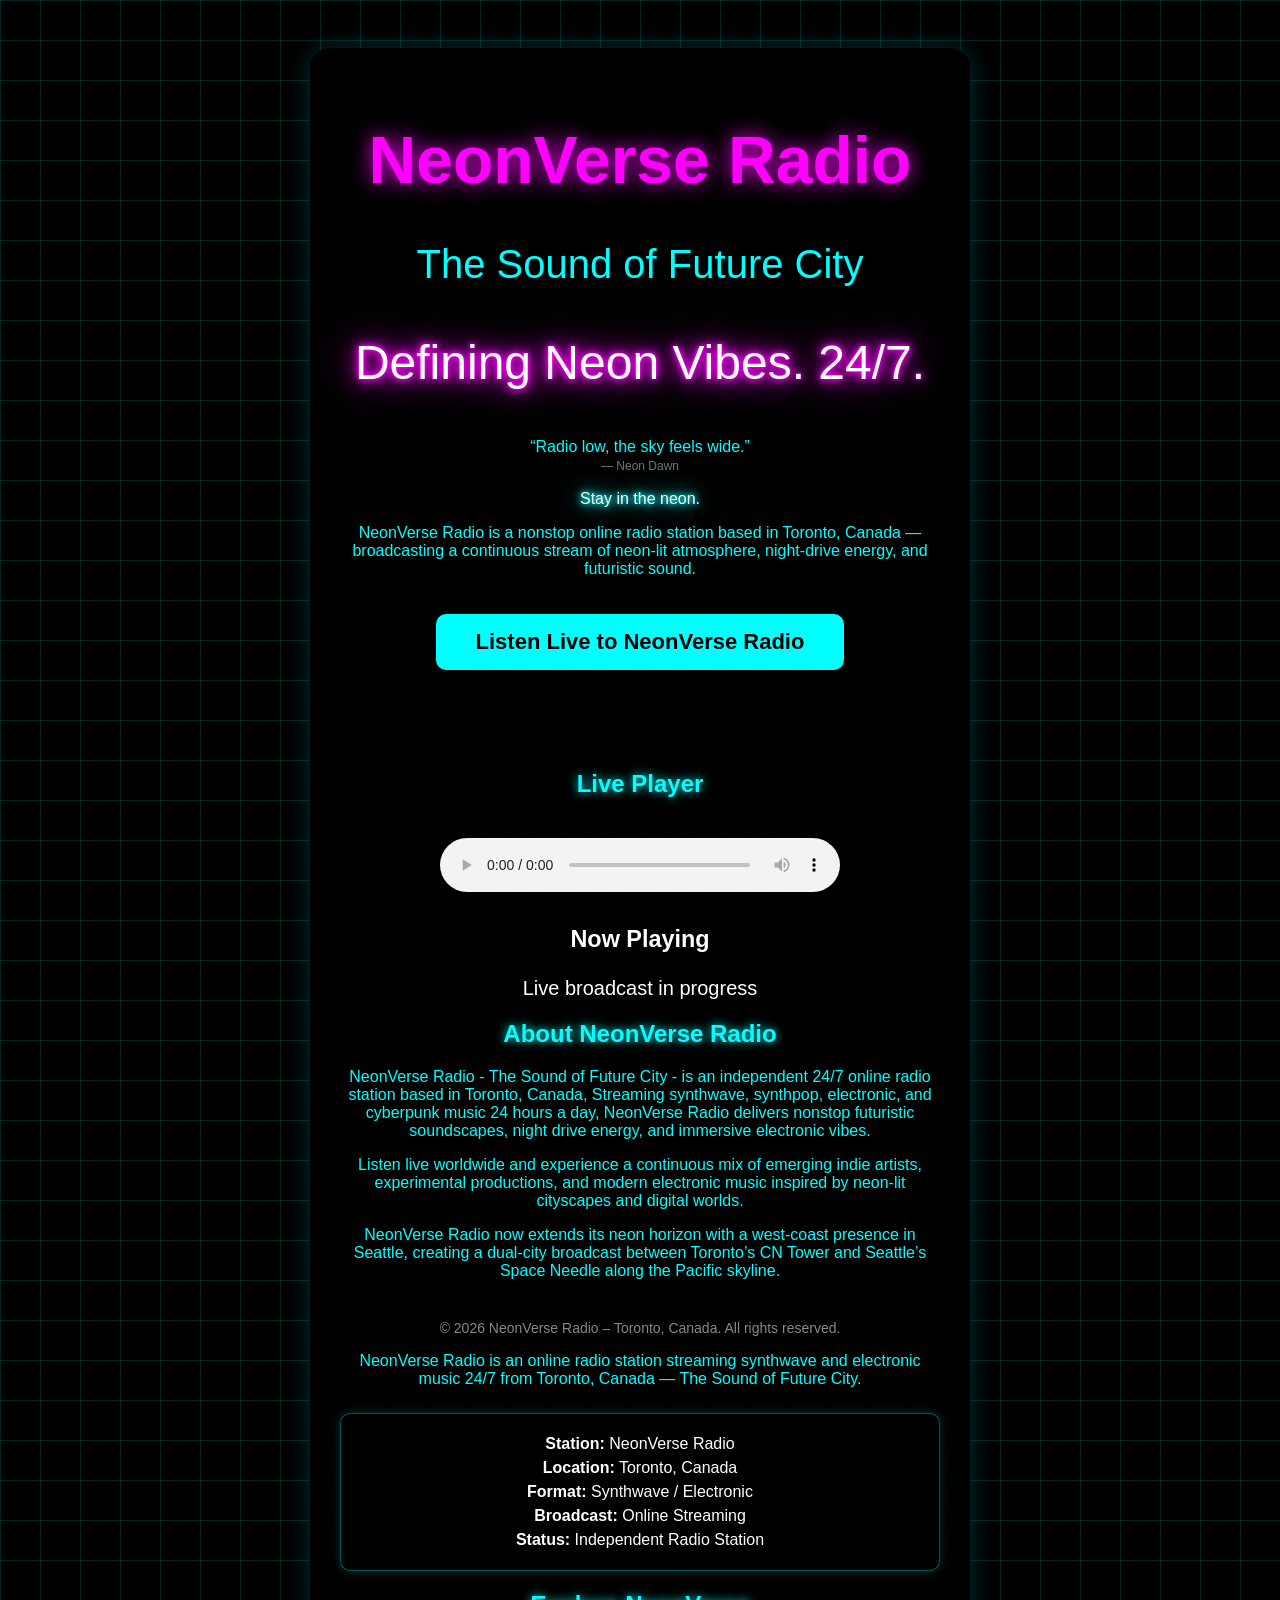
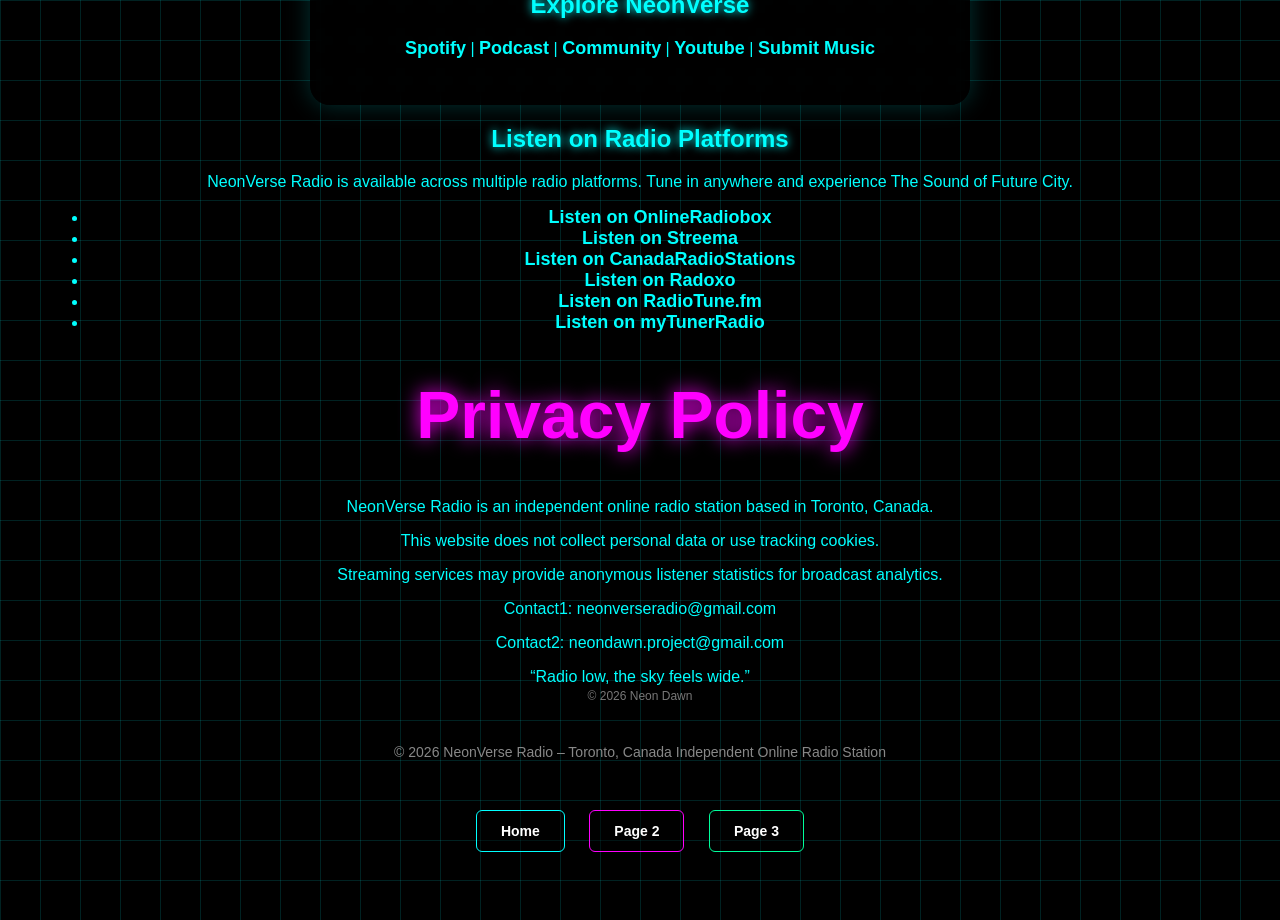
<file: index.html>
<!DOCTYPE html>
<html>
<head>

<title>NeonVerse Radio - Synthwave & Electronic Radio Station (24/7)</title>

<meta name="description" content="Listen to NeonVerse Radio, a 24/7 synthwave and electronic radio station from Toronto. Stream cyberpunk vibes, futuristic music, and nonstop beats online.">

<meta name="keywords" content="NeonVerse Radio, synthwave radio, electronic radio, cyberpunk music, futuristic music, Toronto online radio, synthwave station">

<meta name="robots" content="index, follow">

<meta name="viewport" content="width=device-width, initial-scale=1.0">

<link rel="canonical" href="https://neonverseradio.com">

<meta property="og:title" content="NeonVerse Radio">
<meta property="og:description" content="The Sound of Future City. NeonVerse Radio is an online radio station streaming synthwave and electronic music 24/7 from Toronto, Canada. Listen live anywhere.">
<meta property="og:type" content="website">
<meta property="og:url" content="https://neonverseradio.com">

<meta property="og:title" content="NeonVerse Radio – Synthwave & Electronic 24/7">
<meta property="og:description" content="The Sound of Future City. Streaming synthwave & electronic music 24/7.">
<meta property="og:image" content="https://neonverseradio.com/neonverse-radio-og-small.jpg">
<meta property="og:url" content="https://neonverseradio.com/">
<meta property="og:type" content="website">

<!-- Recommended for X/Twitter -->
<meta name="twitter:card" content="summary_large_image">
<meta name="twitter:image" content="https://neonverseradio.com/neonverse-radio-og-small.jpg">

  
<script type="application/ld+json">
{
"@context": "https://schema.org",
"@type": "RadioStation",
"name": "NeonVerse Radio",
"url": "https://neonverseradio.com",
"description": "NeonVerse Radio streams synthwave, electronic and futuristic music 24/7 from Toronto. The Sound of Future City.",
"genre": ["Electronic","Pop"],
"broadcastArea": {
  "@type": "Place",
  "name": "Worldwide"
},
"sameAs": [
  "https://neonverseradio.com"
],
"broadcastFrequency": "Online Stream",
"contentUrl": "https://a9.asurahosting.com/listen/neonverse/radio.mp3"
}
</script>

<style>

body{
color:#00ffff;
font-family:Arial;
text-align:center;
padding:40px;
background-color:black;

background-image:
linear-gradient(#00ffff22 1px, transparent 1px),
linear-gradient(90deg, #00ffff22 1px, transparent 1px);

background-size:40px 40px;

animation:gridGlow 12s infinite alternate;
}

@keyframes gridGlow{
0%{ background-color:#000000; }
100%{ background-color:#020012; }
}

.radio-panel{
background:rgba(0,0,0,0.65);
border-radius:20px;
padding:30px;
max-width:600px;
margin:auto;
box-shadow:0 0 25px #00ffff33;
backdrop-filter:blur(8px);
}

h1{
font-size:clamp(46px, 9vw, 66px);
color:#ff00ff;
text-shadow:0 0 20px #ff00ff;
}

h2{
text-shadow:0 0 10px #00ffff;
}

.tagline{
font-size:40px;
margin-bottom:20px;
}

.equalizer{
display:flex;
justify-content:center;
align-items:flex-end;
height:40px;
gap:6px;
margin:20px 0;
}

.bar{
width:6px;
background:#00ffff;
animation:equalize 1s infinite ease-in-out;
box-shadow:0 0 10px #00ffff;
}

.bar:nth-child(2){ animation-delay:0.1s; }
.bar:nth-child(3){ animation-delay:0.2s; }
.bar:nth-child(4){ animation-delay:0.3s; }
.bar:nth-child(5){ animation-delay:0.4s; }
.bar:nth-child(6){ animation-delay:0.5s; }
.bar:nth-child(7){ animation-delay:0.6s; }

@keyframes equalize{
0%{ height:10px; }
50%{ height:35px; }
100%{ height:10px; }
}

.listen-button{
display:inline-block;
padding:15px 40px;
margin:20px;
font-size:22px;
color:black;
background:#00ffff;
border-radius:10px;
text-decoration:none;
font-weight:bold;
animation:neonCycle 10s infinite;
max-width:90%;
}

@keyframes neonCycle{
0%{ background:#00ffff; box-shadow:0 0 10px #00ffff, 0 0 20px #00ffff; }
25%{ background:#00ff66; box-shadow:0 0 10px #00ff66, 0 0 20px #00ff66; }
50%{ background:#ffbf00; box-shadow:0 0 10px #ffbf00, 0 0 20px #ffbf00; }
75%{ background:#ff00ff; box-shadow:0 0 10px #ff00ff, 0 0 20px #ff00ff; }
100%{ background:#00ffff; box-shadow:0 0 10px #00ffff, 0 0 20px #00ffff; }
}

.listen-button:hover{
transform:scale(1.07);
}

audio{
margin-top:20px;
width:100%;
max-width:400px;
}

.nowplaying{
margin-top:30px;
font-size:20px;
color:#ffffff;
}

a{
color:#00ffff;
text-decoration:none;
font-weight:bold;
font-size:18px;
}

a:hover{
color:#ff00ff;
text-shadow:0 0 10px #ff00ff;
}

/* NEW: Station info panel */

.station-info{
margin-top:25px;
padding:15px;
border-radius:10px;
background:rgba(0,0,0,0.5);
border:1px solid #00ffff55;
box-shadow:0 0 10px #00ffff33;
}

.station-info p{
margin:6px 0;
font-size:16px;
color:#ffffff;
}

/* NEW: Bottom page buttons */

.bottom-nav{
text-align:center;
margin:40px 0 10px 0;
}

.bottom-nav a{
display:inline-block;
margin:10px;
padding:12px 24px;
font-size:14px;
text-decoration:none;
color:#ffffff;
border-radius:6px;
background:rgba(0,0,0,0.4);
transition:all 0.3s ease;
}

.bottom-nav .home-btn{
border:1px solid #00ffff;
}

.bottom-nav .page2-btn{
border:1px solid #ff00ff;
}

.bottom-nav .page3-btn{
border:1px solid #00ff9c;
}

.bottom-nav .home-btn:hover{
background:#00ffff;
color:#000000;
text-shadow:none;
}

.bottom-nav .page2-btn:hover{
background:#ff00ff;
color:#000000;
text-shadow:none;
}

.bottom-nav .page3-btn:hover{
background:#00ff9c;
color:#000000;
text-shadow:none;
}

@media (max-width:600px){
body{ padding:20px; }
.tagline{ font-size:18px; }
.radio-panel{ padding:20px; border-radius:15px; }
a{ display:inline-block; margin:6px; }
.bottom-nav a{ display:block; max-width:220px; margin:10px auto; }
}
/* New: stay in the neon style colors */
 .neon {
      color: #fff;
      text-shadow:
        0 0 5px #0ff,
        0 0 10px #0ff,
        0 0 20px #0ff,
        0 0 40px #0ff;
    }  
  /* New: Defining The Neon 24/7 */ 
  .neon-pink {
  color: #fff;
  font-size: 3.0rem;
  text-align: center;
  text-shadow:
    0 0 5px #ff00ff,
    0 0 10px #ff00ff,
    0 0 20px #ff00ff,
    0 0 40px #ff00ff;
}
</style>

</head>

<body>

<div class="radio-panel">

<h1>NeonVerse Radio</h1>

<p class="tagline">The Sound of Future City</p>
  <p class="neon-pink">Defining Neon Vibes. 24/7.</p>


<p class="lyric">
“Radio low, the sky feels wide.”  
<br><span class="lyric-credit">— Neon Dawn</span>
</p>
  <p class="neon">Stay in the neon.</p>
<p>NeonVerse Radio is a nonstop online radio station based in Toronto, Canada —
   broadcasting a continuous stream of neon-lit atmosphere, 
   night-drive energy, and futuristic sound.</p>
<style>
.lyric-credit {
  font-size: 12px;
  color: #777777;
}
</style>
<a class="listen-button" href="#player">Listen Live to NeonVerse Radio</a>

<div class="equalizer">
<div class="bar"></div>
<div class="bar"></div>
<div class="bar"></div>
<div class="bar"></div>
<div class="bar"></div>
<div class="bar"></div>
<div class="bar"></div>
</div>

<div id="player">

<h2>Live Player</h2>

<audio controls>
<source src="https://a9.asurahosting.com/listen/neonverse/radio.mp3" type="audio/mpeg">
</audio>

</div>

<div class="nowplaying">

<h3>Now Playing</h3>

<p id="song">Loading...</p>

</div>

<!-- ABOUT SECTION -->

<h2>About NeonVerse Radio</h2>

<p>

NeonVerse Radio - The Sound of Future City - is an independent 24/7 online radio station based in Toronto, Canada,
Streaming synthwave, synthpop, electronic, and cyberpunk music 24 hours a day,
NeonVerse Radio delivers nonstop futuristic soundscapes, night drive energy, and immersive electronic vibes.
</p>

<p>
Listen live worldwide and experience a continuous mix of emerging indie artists, experimental productions, 
and modern electronic music inspired by neon-lit cityscapes and digital worlds.
</p>
  <p>
NeonVerse Radio now extends its neon horizon with a west‑coast presence in Seattle,
creating a dual‑city broadcast between Toronto’s CN Tower and 
Seattle’s Space Needle along the Pacific skyline.    
  </p>
<p style="margin-top:40px;font-size:14px;color:#888;">
© 2026 NeonVerse Radio – Toronto, Canada. All rights reserved.
</p>
<p class="intro-seo">
NeonVerse Radio is an online radio station streaming synthwave and electronic music 24/7 from Toronto, Canada — The Sound of Future City.
</p>
<!-- NEW: STATION INFO PANEL -->

<div class="station-info">

<p><strong>Station:</strong> NeonVerse Radio</p>
<p><strong>Location:</strong> Toronto, Canada</p>
<p><strong>Format:</strong> Synthwave / Electronic</p>
<p><strong>Broadcast:</strong> Online Streaming</p>
<p><strong>Status:</strong> Independent Radio Station</p>

</div>

<h2>Explore NeonVerse</h2>

<p>
<a href="https://open.spotify.com/artist/6EBEIhjpBksal7cFrMHcbx">Spotify</a> |
<a href="https://yourpodcastlink.com" target="_blank">Podcast</a> |
<a href="https://www.reddit.com/r/Neonverseradio/" target="_blank">Community</a> |
<a href="https://www.youtube.com/@NeonVerseRadio" target="_blank">Youtube</a> |  
<a href="submit.html">Submit Music</a>
  
</p>

</div>
<h2>Listen on Radio Platforms</h2>
<p>
NeonVerse Radio is available across multiple radio platforms. 
Tune in anywhere and experience The Sound of Future City.
</p>

<ul>
  <li><a href="https://onlineradiobox.com/ca/neonverse/?cs=ca.neonverse" target="_blank">Listen on OnlineRadiobox</a></li>
  <li><a href="https://streema.com/radios/NeonVerse_Radio" target="_blank">Listen on Streema</a></li>
  <li><a href="https://www.canadaradiostations.com/neonverse-radio" target="_blank">Listen on CanadaRadioStations</a></li>
  <li><a href="https://radoxo.com/fr/canada/neonverse-radio" target="_blank">Listen on Radoxo</a></li>
  <li><a href="https://www.radiotune.fm/fr/@neonverse-radio" target="_blank">Listen on RadioTune.fm</a></li>
  <li><a href="https://mytuner-radio.com/radio/neonverse-radio-518571/" target="_blank">Listen on myTunerRadio</a></li>
</ul>

<h1>Privacy Policy</h1>

<p>NeonVerse Radio is an independent online radio station based in Toronto, Canada.</p>

<p>This website does not collect personal data or use tracking cookies.</p>

<p>Streaming services may provide anonymous listener statistics for broadcast analytics.</p>

<p>Contact1: neonverseradio@gmail.com</p>
  <p>Contact2: neondawn.project@gmail.com</p>
<p class="lyric">
“Radio low, the sky feels wide.”<br>
<span class="lyric-credit">© 2026 Neon Dawn</span>
</p>
<footer style="margin-top:40px;color:#888;font-size:14px;">
© 2026 NeonVerse Radio – Toronto, Canada  
Independent Online Radio Station
</footer>

<!-- NEW: Bottom Navigation Buttons -->
<div class="bottom-nav">
  <a class="home-btn" href="index.html">Home</a>
  <a class="page2-btn" href="page2.html">Page 2</a>
  <a class="page3-btn" href="page3.html">Page 3</a>
</div>

<script>

async function getNowPlaying(){

try{

let response = await fetch("https://a9.asurahosting.com/api/nowplaying/neonverse");

let data = await response.json();

document.getElementById("song").innerText =
data.now_playing.song.artist + " - " + data.now_playing.song.title;

}

catch{

document.getElementById("song").innerText = "Live broadcast in progress";

}

}

getNowPlaying();
setInterval(getNowPlaying,15000);

</script>

</body>
</html>
</file>
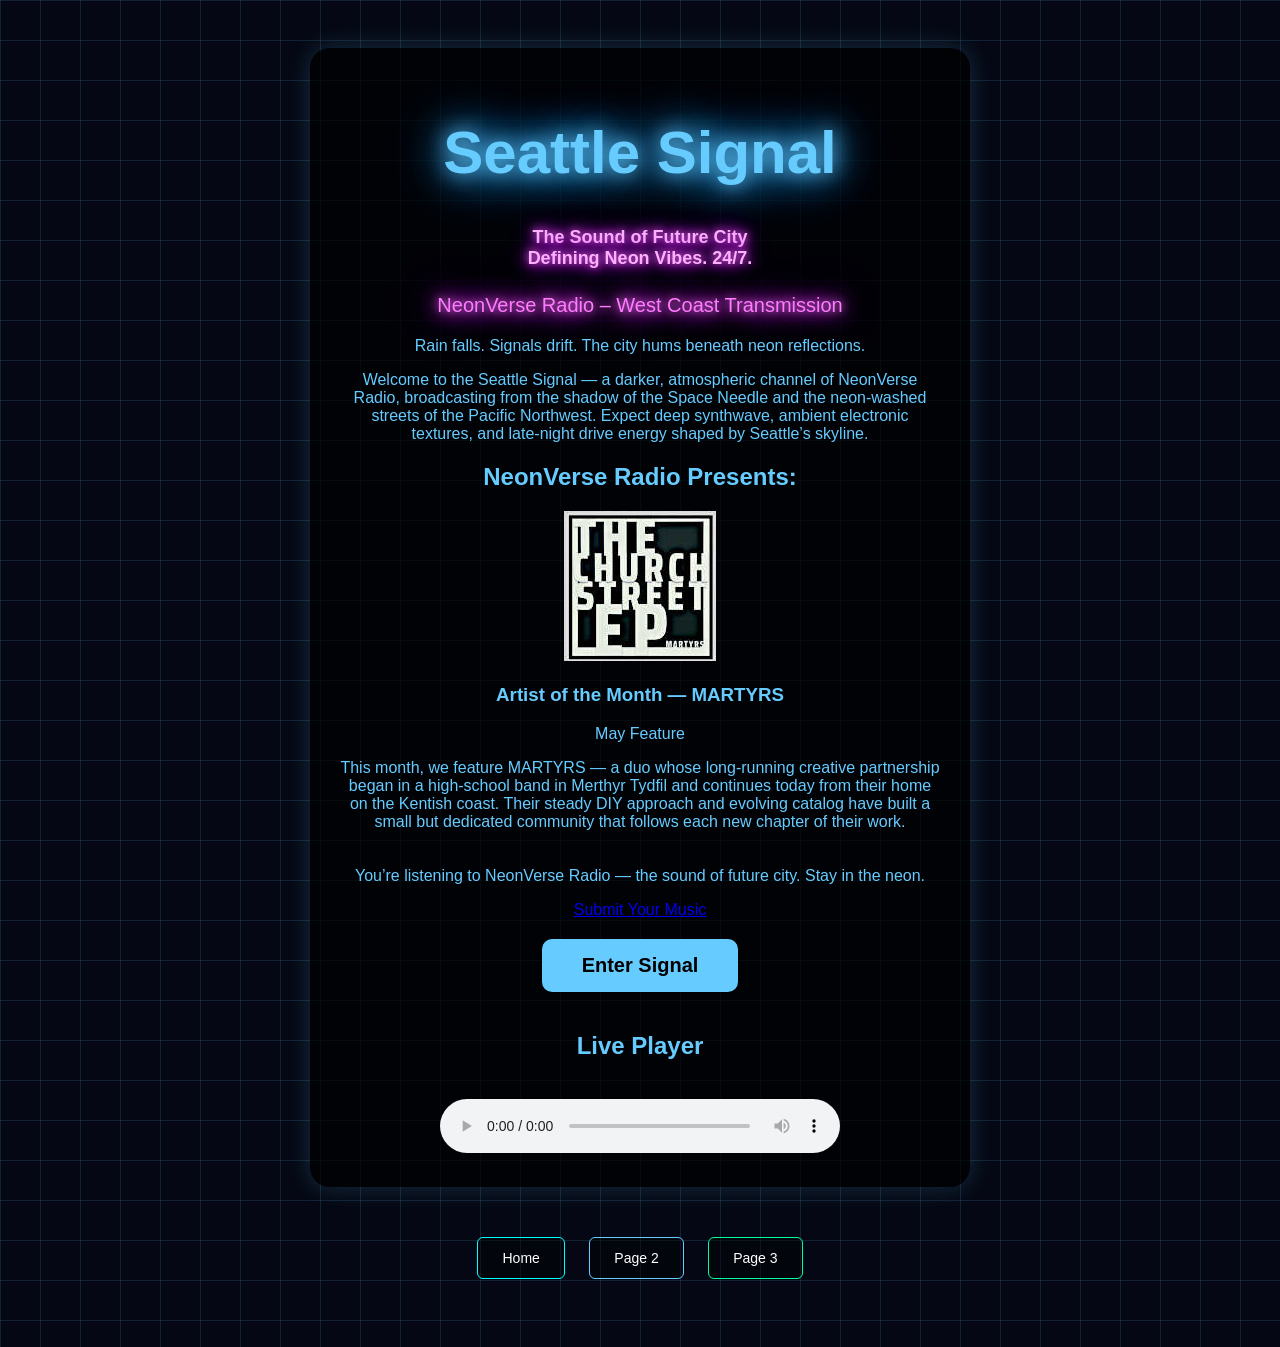
<file: page2.html>
<!DOCTYPE html>
<html>
<head>

<title>NeonVerse Radio – Seattle Signal (24/7)</title>

<meta name="viewport" content="width=device-width, initial-scale=1.0">
<meta name="description" content="Seattle Signal on NeonVerse Radio — a rainy cyberpunk channel broadcasting deep synthwave and electronic music 24/7 from the shadow of the Space Needle.">

<!-- External CSS for Seattle Signal -->
<link rel="stylesheet" href="PAGE2.CSS">

</head>

<body>

<div class="radio-panel">

<h1>Seattle Signal</h1>

<p class="slogan">
    The Sound of Future City<br>
    Defining Neon Vibes. 24/7.
</p>

<p class="tagline">NeonVerse Radio – West Coast Transmission</p>

<p>
Rain falls. Signals drift. The city hums beneath neon reflections.
</p>

<p>
Welcome to the Seattle Signal — a darker, atmospheric channel of NeonVerse Radio, 
broadcasting from the shadow of the Space Needle and the neon‑washed streets of the Pacific Northwest. 
Expect deep synthwave, ambient electronic textures, and late‑night drive energy shaped by Seattle’s skyline.
</p>

<!-- ARTIST OF THE MONTH -->
<div class="artist-month">
    <h2>NeonVerse Radio Presents:</h2>

    <img src="MARTYRS.JPG" alt="Artist of the Month" class="artist-photo">

    <h3 class="artist-name">Artist of the Month — MARTYRS</h3>
    <p>May Feature</p>

    <p class="artist-desc">
        This month, we feature MARTYRS — a duo whose long-running creative partnership began in a
        high-school band in Merthyr Tydfil and continues today from their home on the Kentish coast.
        Their steady DIY approach and evolving catalog have built a small but dedicated community
        that follows each new chapter of their work.<br><br><br>
        
        You’re listening to NeonVerse Radio — the sound of future city. Stay in the neon.
    </p>

    <a class="submit-button" href="https://facebook.com/YOURPAGE" target="_blank">
        Submit Your Music
    </a>
</div>

<a class="listen-button" href="#player">Enter Signal</a>

<div id="player">
    <h2>Live Player</h2>
    <audio controls>
        <source src="https://a9.asurahosting.com/listen/neonverse/radio.mp3" type="audio/mpeg">
    </audio>
</div>

</div>

<!-- Bottom Navigation -->
<div class="bottom-nav">
  <a class="home-btn" href="index.html">Home</a>
  <a class="page2-btn" href="page2.html">Page 2</a>
  <a class="page3-btn" href="page3.html">Page 3</a>
</div>

</body>
</html>
</file>
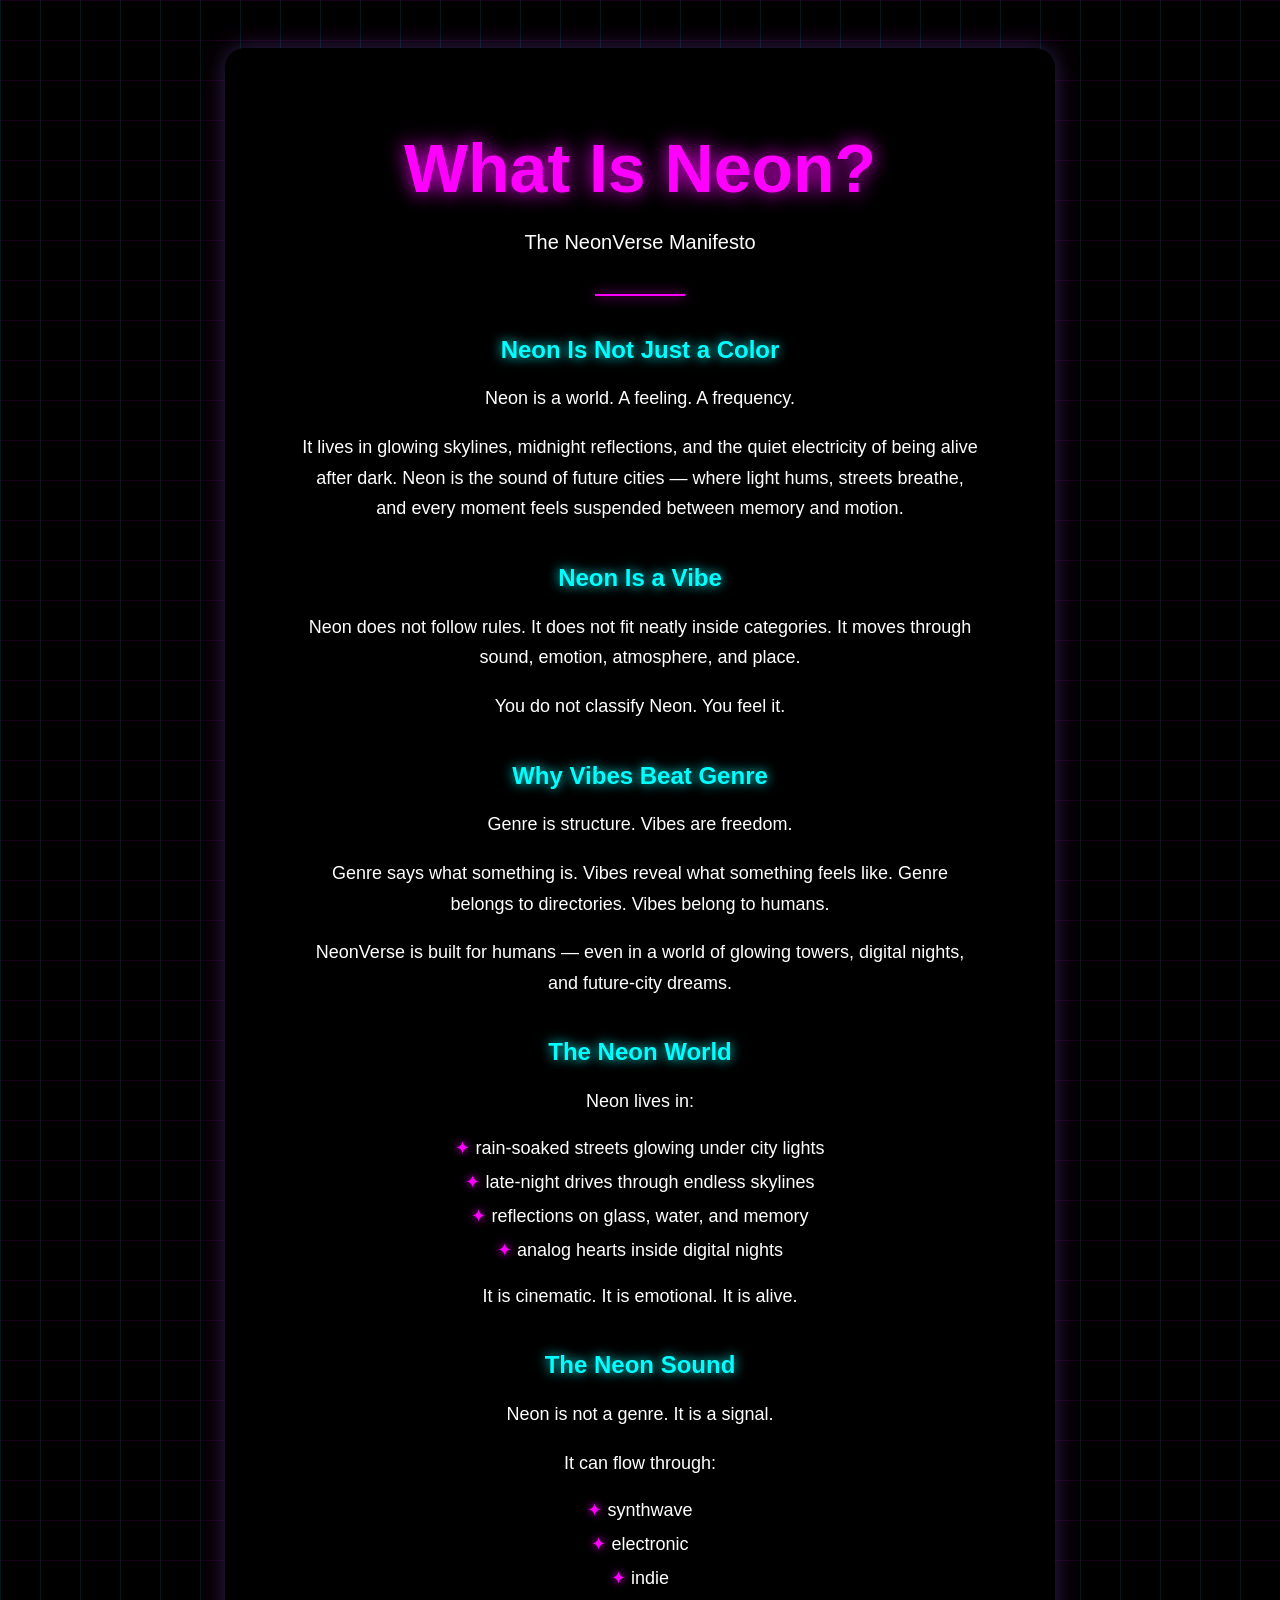
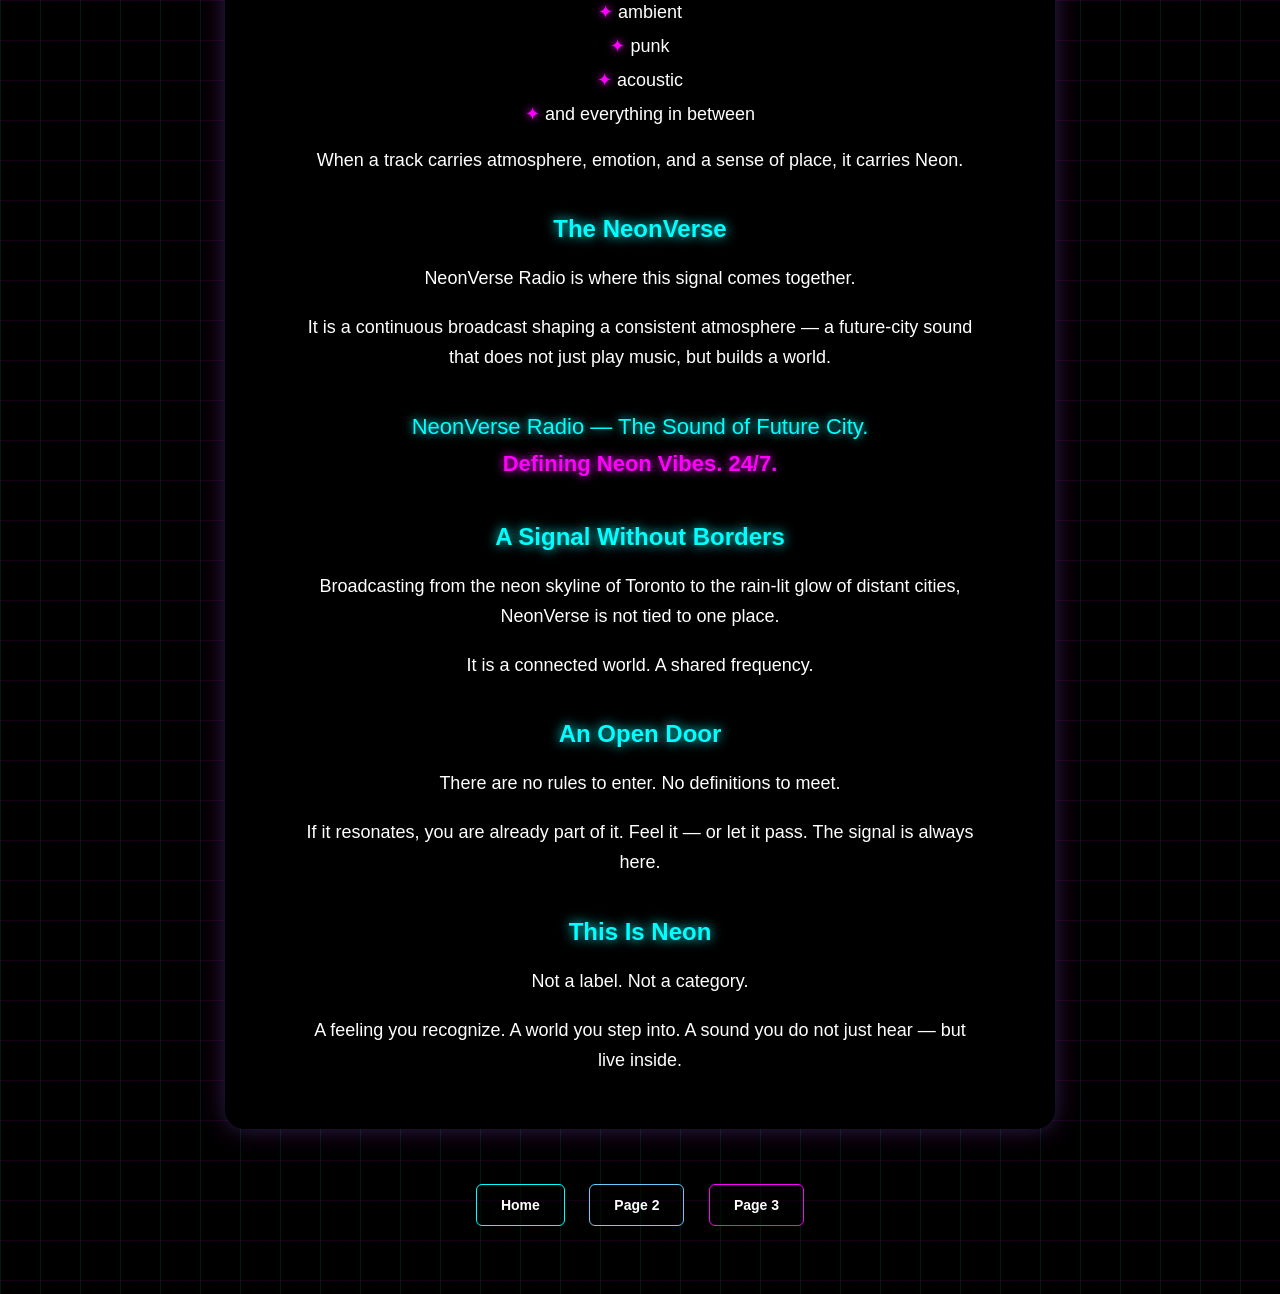
<file: page3.html>
<!DOCTYPE html>
<html>
<head>

<title>Neon Manifesto – NeonVerse Radio</title>

<meta name="description" content="The NeonVerse Manifesto. Neon is not just a color — it is a vibe, a signal, a world, and the sound of future cities.">
<meta name="keywords" content="NeonVerse Radio, Neon Manifesto, neon vibes, future city, synthwave, electronic music, cyberpunk atmosphere, online radio">
<meta name="robots" content="index, follow">
<meta name="viewport" content="width=device-width, initial-scale=1.0">

<link rel="canonical" href="https://neonverseradio.com/page3.html">

<meta property="og:title" content="Neon Manifesto – NeonVerse Radio">
<meta property="og:description" content="Neon is not just a color. Neon is a world, a feeling, a frequency. The philosophy behind NeonVerse Radio.">
<meta property="og:type" content="website">
<meta property="og:url" content="https://neonverseradio.com/page3.html">
<meta property="og:image" content="https://neonverseradio.com/neonverse-radio-og-small.jpg">

<meta name="twitter:card" content="summary_large_image">
<meta name="twitter:image" content="https://neonverseradio.com/neonverse-radio-og-small.jpg">

<style>

body{
color:#00ffff;
font-family:Arial, sans-serif;
text-align:center;
padding:40px;
background-color:black;
background-image:
linear-gradient(#ff00ff18 1px, transparent 1px),
linear-gradient(90deg, #00ffff18 1px, transparent 1px);
background-size:40px 40px;
animation:gridGlow 12s infinite alternate;
}

@keyframes gridGlow{
0%{ background-color:#000000; }
100%{ background-color:#080015; }
}

.manifesto-panel{
background:rgba(0,0,0,0.72);
border-radius:20px;
padding:35px;
max-width:760px;
margin:auto;
box-shadow:0 0 30px #ff00ff33, 0 0 20px #00ffff22;
backdrop-filter:blur(8px);
}

h1{
font-size:clamp(38px, 8vw, 68px);
color:#ff00ff;
text-shadow:0 0 20px #ff00ff;
margin-bottom:5px;
}

h2{
color:#00ffff;
text-shadow:0 0 12px #00ffff;
margin-top:40px;
}

.tagline{
font-size:20px;
color:#ffffff;
margin-bottom:35px;
}

p{
font-size:18px;
line-height:1.7;
color:#ffffff;
max-width:680px;
margin:18px auto;
}

.section-line{
width:90px;
height:2px;
background:#ff00ff;
box-shadow:0 0 12px #ff00ff;
margin:30px auto;
}

.neon-list{
list-style:none;
padding:0;
margin:20px auto;
max-width:620px;
}

.neon-list li{
font-size:18px;
color:#ffffff;
margin:12px 0;
}

.neon-list li::before{
content:"✦ ";
color:#ff00ff;
text-shadow:0 0 8px #ff00ff;
}

.quote{
font-size:22px;
color:#00ffff;
text-shadow:0 0 10px #00ffff;
margin-top:35px;
}

.signal{
color:#ff00ff;
font-weight:bold;
text-shadow:0 0 10px #ff00ff;
}

.bottom-nav{
text-align:center;
margin:45px 0 10px 0;
}

.bottom-nav a{
display:inline-block;
margin:10px;
padding:12px 24px;
font-size:14px;
text-decoration:none;
color:#ffffff;
border-radius:6px;
background:rgba(0,0,0,0.4);
transition:all 0.3s ease;
font-weight:bold;
}

.home-btn{ border:1px solid #00ffff; }
.page2-btn{ border:1px solid #66ccff; }
.page3-btn{ border:1px solid #ff00ff; }

.home-btn:hover{ background:#00ffff; color:#000; }
.page2-btn:hover{ background:#66ccff; color:#000; }
.page3-btn:hover{ background:#ff00ff; color:#000; }

@media (max-width:600px){
body{ padding:20px; }
.manifesto-panel{ padding:24px; border-radius:16px; }
p{ font-size:16px; }
.neon-list li{ font-size:16px; }
.bottom-nav a{ display:block; max-width:220px; margin:10px auto; }
}

</style>

</head>

<body>

<div class="manifesto-panel">

<h1>What Is Neon?</h1>
<p class="tagline">The NeonVerse Manifesto</p>

<div class="section-line"></div>

<h2>Neon Is Not Just a Color</h2>
<p>
Neon is a world. A feeling. A frequency.
</p>
<p>
It lives in glowing skylines, midnight reflections, and the quiet electricity of being alive after dark.
Neon is the sound of future cities — where light hums, streets breathe, and every moment feels suspended between memory and motion.
</p>

<h2>Neon Is a Vibe</h2>
<p>
Neon does not follow rules. It does not fit neatly inside categories.
It moves through sound, emotion, atmosphere, and place.
</p>
<p>
You do not classify Neon. You feel it.
</p>

<h2>Why Vibes Beat Genre</h2>
<p>
Genre is structure. Vibes are freedom.
</p>
<p>
Genre says what something is. Vibes reveal what something feels like.
Genre belongs to directories. Vibes belong to humans.
</p>
<p>
NeonVerse is built for humans — even in a world of glowing towers, digital nights, and future-city dreams.
</p>

<h2>The Neon World</h2>
<p>Neon lives in:</p>
<ul class="neon-list">
  <li>rain-soaked streets glowing under city lights</li>
  <li>late-night drives through endless skylines</li>
  <li>reflections on glass, water, and memory</li>
  <li>analog hearts inside digital nights</li>
</ul>
<p>
It is cinematic. It is emotional. It is alive.
</p>

<h2>The Neon Sound</h2>
<p>
Neon is not a genre. It is a signal.
</p>
<p>It can flow through:</p>
<ul class="neon-list">
  <li>synthwave</li>
  <li>electronic</li>
  <li>indie</li>
  <li>ambient</li>
  <li>punk</li>
  <li>acoustic</li>
  <li>and everything in between</li>
</ul>
<p>
When a track carries atmosphere, emotion, and a sense of place, it carries Neon.
</p>

<h2>The NeonVerse</h2>
<p>
NeonVerse Radio is where this signal comes together.
</p>
<p>
It is a continuous broadcast shaping a consistent atmosphere — a future-city sound that does not just play music, but builds a world.
</p>
<p class="quote">
NeonVerse Radio — The Sound of Future City.<br>
<span class="signal">Defining Neon Vibes. 24/7.</span>
</p>

<h2>A Signal Without Borders</h2>
<p>
Broadcasting from the neon skyline of Toronto to the rain-lit glow of distant cities, NeonVerse is not tied to one place.
</p>
<p>
It is a connected world. A shared frequency.
</p>

<h2>An Open Door</h2>
<p>
There are no rules to enter. No definitions to meet.
</p>
<p>
If it resonates, you are already part of it.
Feel it — or let it pass. The signal is always here.
</p>

<h2>This Is Neon</h2>
<p>
Not a label. Not a category.
</p>
<p>
A feeling you recognize. A world you step into. A sound you do not just hear — but live inside.
</p>

</div>

<!-- Bottom Navigation -->
<div class="bottom-nav">
  <a class="home-btn" href="index.html">Home</a>
  <a class="page2-btn" href="page2.html">Page 2</a>
  <a class="page3-btn" href="page3.html">Page 3</a>
</div>

</body>
</html>
</file>
<file: PAGE2.CSS>
/* ===========================
   Seattle Signal – Page 2 CSS
   NeonVerse Radio
   =========================== */

body {
    color: #66ccff;
    font-family: Arial, sans-serif;
    text-align: center;
    padding: 40px;
    background-color: #050814;

    background-image:
        linear-gradient(#66ccff22 1px, transparent 1px),
        linear-gradient(90deg, #66ccff22 1px, transparent 1px);

    background-size: 40px 40px;
}

/* Main Panel */
.radio-panel {
    background: rgba(0, 0, 0, 0.7);
    border-radius: 20px;
    padding: 30px;
    max-width: 600px;
    margin: auto;
    box-shadow: 0 0 25px #66ccff33;
}

/* Seattle Signal Title */
h1 {
    font-size: clamp(36px, 8vw, 60px);
    color: #66ccff;
    text-shadow: 0 0 20px #66ccff, 0 0 40px #33aaff, 0 0 60px #0099ff;
}

/* West Coast Transmission – Neon Glow */
.tagline {
    font-size: 20px;
    margin-bottom: 20px;
    color: #ff7bff;
    text-shadow:
        0 0 10px #ff7bff,
        0 0 20px #ff3cff,
        0 0 30px #d600ff,
        0 0 40px #b000ff,
        0 0 60px #8000ff;
}
.slogan {
    font-size: 18px;
    margin-top: 10px;
    margin-bottom: 25px;
    color: #ffb3ff;
    font-weight: bold;
    text-shadow:
        0 0 8px #ff7bff,
        0 0 16px #d600ff,
        0 0 24px #a000ff;
}


/* Buttons */
.listen-button {
    display: inline-block;
    padding: 15px 40px;
    margin: 20px;
    font-size: 20px;
    color: black;
    background: #66ccff;
    border-radius: 10px;
    text-decoration: none;
    font-weight: bold;
    transition: transform 0.2s ease;
}

.listen-button:hover {
    transform: scale(1.07);
}

/* Audio Player */
audio {
    margin-top: 20px;
    width: 100%;
    max-width: 400px;
}

/* Bottom Navigation */
.bottom-nav {
    text-align: center;
    margin: 40px 0 10px 0;
}

.bottom-nav a {
    display: inline-block;
    margin: 10px;
    padding: 12px 24px;
    font-size: 14px;
    text-decoration: none;
    color: #ffffff;
    border-radius: 6px;
    background: rgba(0, 0, 0, 0.4);
    transition: all 0.3s ease;
}

.home-btn { border: 1px solid #00ffff; }
.page2-btn { border: 1px solid #66ccff; }
.page3-btn { border: 1px solid #00ff9c; }

.home-btn:hover { background: #00ffff; color: #000; }
.page2-btn:hover { background: #66ccff; color: #000; }
.page3-btn:hover { background: #00ff9c; color: #000; }
</file>
